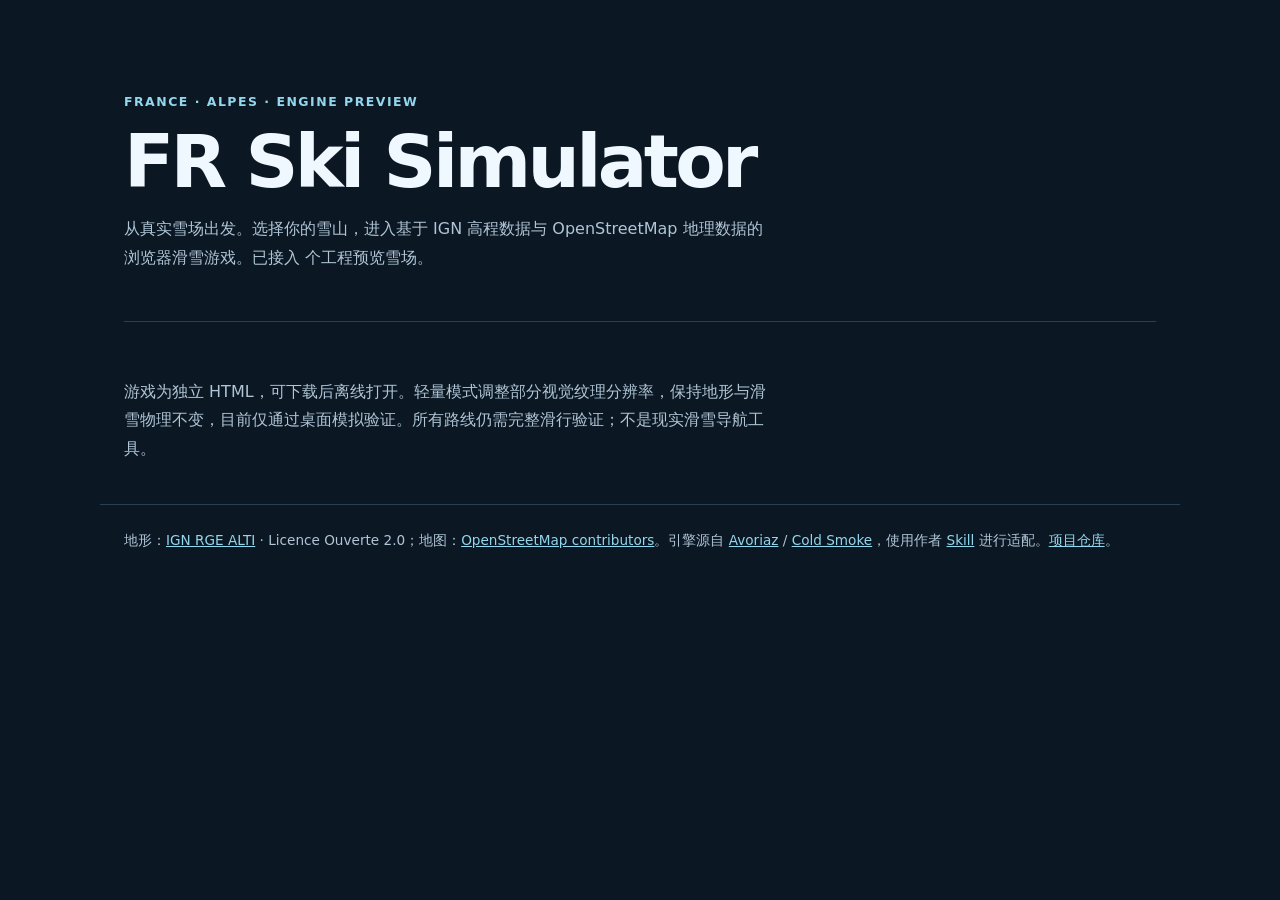
<file: site/index.html>
<!doctype html>
<html lang="zh-CN">
<head><meta charset="utf-8"><meta name="viewport" content="width=device-width,initial-scale=1"><meta name="color-scheme" content="dark"><title>FR Ski Simulator · 法国滑雪模拟器</title>
<style>
:root{font-family:system-ui,-apple-system,sans-serif;color:#eff8ff;background:#0b1723;--muted:#b0c5d5;--line:#294052;--blue:#92d7ed}*{box-sizing:border-box}body{margin:0}main,footer{max-width:1080px;margin:auto;padding:24px}header{padding:58px 0 32px;border-bottom:1px solid var(--line)}.eyebrow{font-size:.78rem;letter-spacing:.12em;font-weight:700;color:var(--blue)}h1{font-size:clamp(2.3rem,7vw,4.6rem);line-height:1;letter-spacing:-.05em;margin:16px 0}h2{font-size:1.6rem;line-height:1.2;margin:10px 0}.lead{max-width:650px;color:var(--muted);line-height:1.8}.grid{display:grid;grid-template-columns:repeat(auto-fit,minmax(min(100%,310px),1fr));gap:20px;margin:28px 0}.resort{overflow:hidden;border:1px solid var(--line);border-radius:16px;background:#132738}.resort img,.mountain{display:block;width:100%;height:235px;object-fit:cover;object-position:center 40%;background:#345264}.mountain{background:linear-gradient(150deg,#16364b,#6b98aa)}.info{padding:23px}.sector,.stats,.qa{font-size:.9rem;color:var(--muted);line-height:1.6}.qa{color:#a7ddcb}.actions{display:flex;flex-wrap:wrap;gap:10px;margin-top:20px}a{color:var(--blue)}.actions a{text-decoration:none;padding:12px 16px;border-radius:8px;font-size:.9rem;font-weight:650;min-height:44px}.primary{background:#c7edf8;color:#102636}.secondary{border:1px solid #4c687b;color:#dcecf5}a:focus-visible{outline:3px solid #f6cc78;outline-offset:4px}footer{font-size:.85rem;line-height:1.7;color:var(--muted);border-top:1px solid var(--line)}@media(max-width:520px){main,footer{padding:18px}header{padding:36px 0 24px}.info{padding:18px}}
</style></head><body><main><header><p class="eyebrow">FRANCE · ALPES · ENGINE PREVIEW</p><h1>FR Ski Simulator</h1><p class="lead">从真实雪场出发。选择你的雪山，进入基于 IGN 高程数据与 OpenStreetMap 地理数据的浏览器滑雪游戏。已接入 <!-- RESORT_COUNT --> 个工程预览雪场。</p></header><section class="grid" aria-label="雪场选择"><!-- RESORT_CARDS --></section><p class="lead">游戏为独立 HTML，可下载后离线打开。轻量模式调整部分视觉纹理分辨率，保持地形与滑雪物理不变，目前仅通过桌面模拟验证。所有路线仍需完整滑行验证；不是现实滑雪导航工具。</p></main><footer>地形：<a href="https://www.data.gouv.fr/datasets/rge-alti-r">IGN RGE ALTI</a> · Licence Ouverte 2.0；地图：<a href="https://www.openstreetmap.org/copyright">OpenStreetMap contributors</a>。引擎源自 <a href="https://avoriaz.manus.space/">Avoriaz</a> / <a href="https://github.com/huiskylabs/cold-smoke">Cold Smoke</a>，使用作者 <a href="https://github.com/awoele/ski-resort-to-game">Skill</a> 进行适配。<a href="https://github.com/lzcjames/fr-ski-simulator">项目仓库</a>。</footer></body></html>
</file>
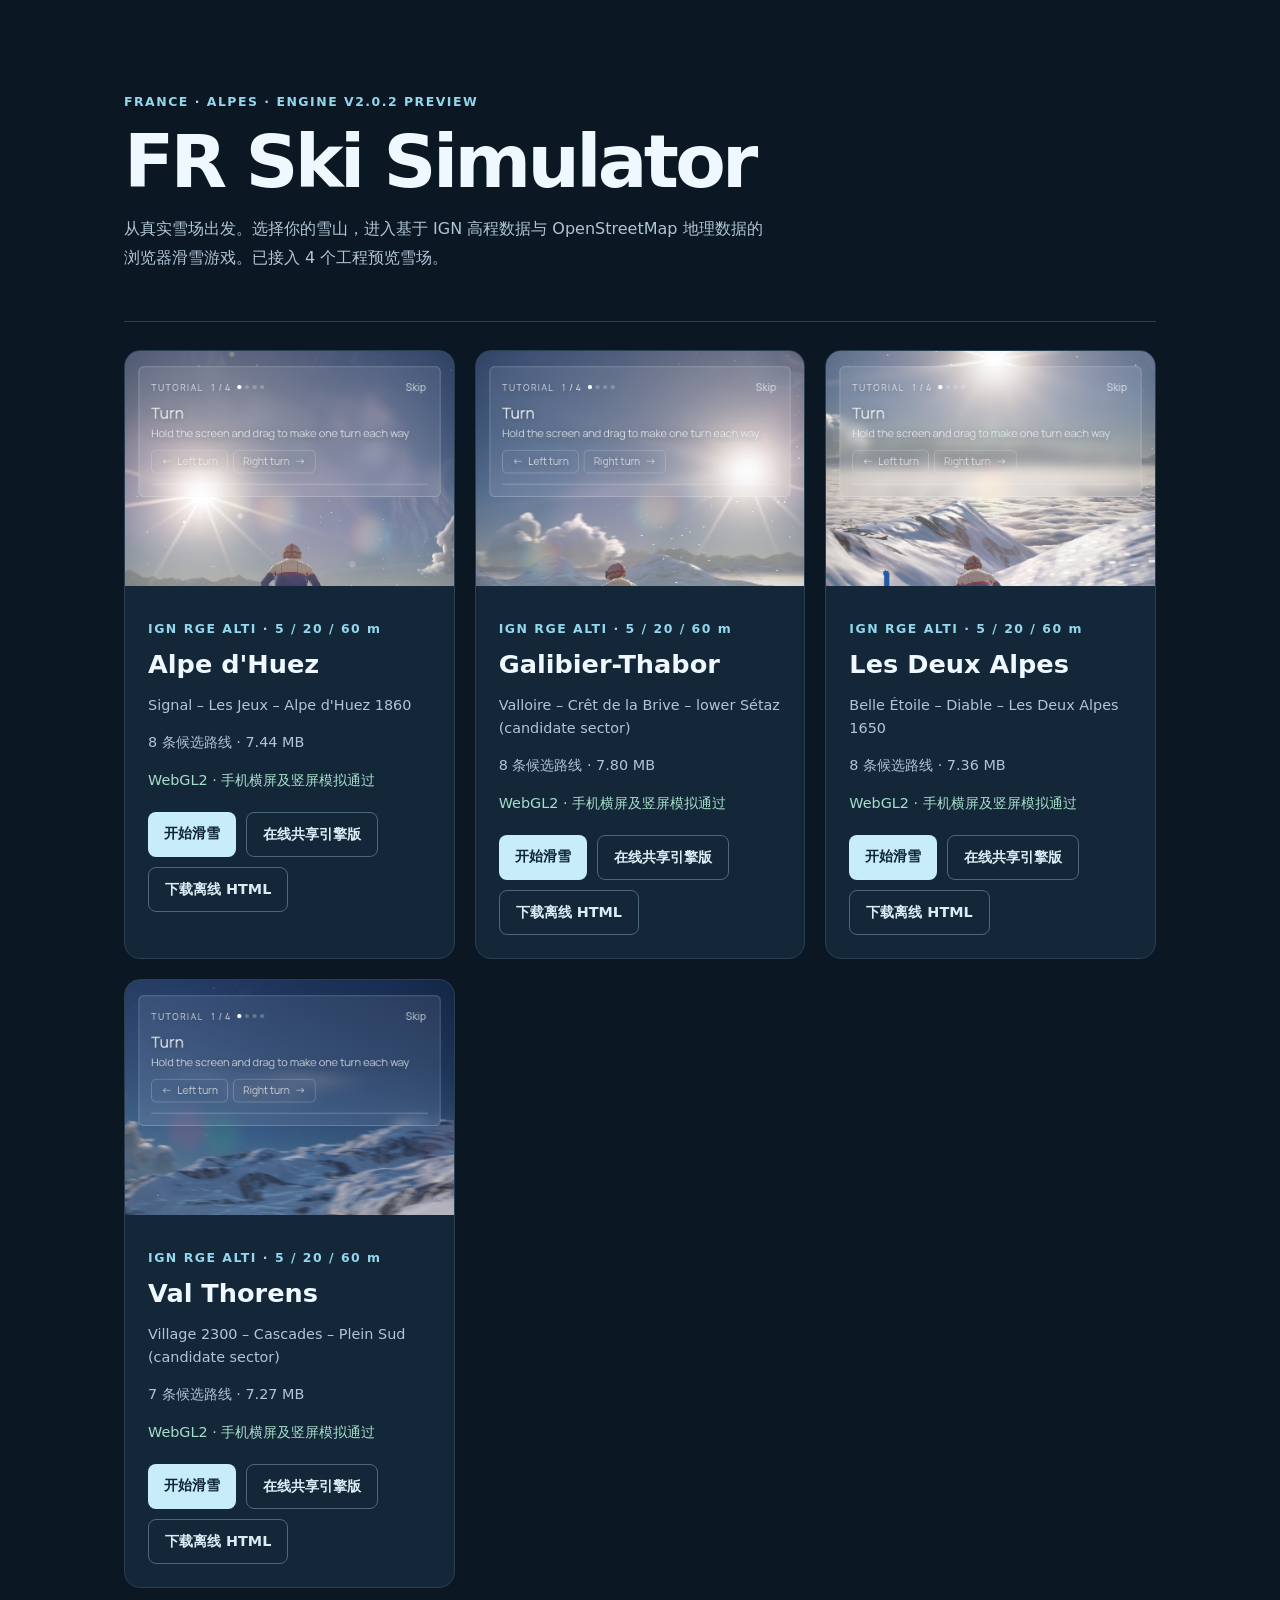
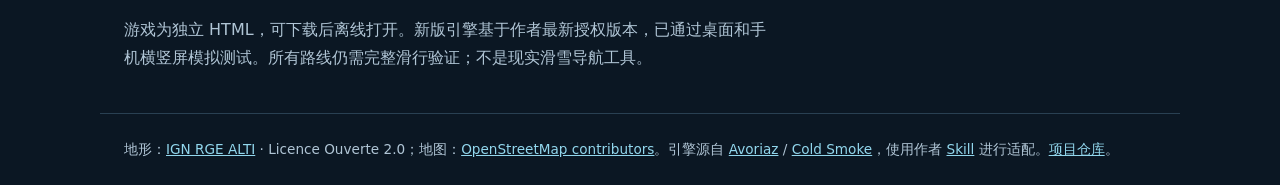
<file: vercel-site/index.html>
<!doctype html>
<html lang="zh-CN">
<head><meta charset="utf-8"><meta name="viewport" content="width=device-width,initial-scale=1"><meta name="color-scheme" content="dark"><title>FR Ski Simulator · 法国滑雪模拟器</title>
<style>
:root{font-family:system-ui,-apple-system,sans-serif;color:#eff8ff;background:#0b1723;--muted:#b0c5d5;--line:#294052;--blue:#92d7ed}*{box-sizing:border-box}body{margin:0}main,footer{max-width:1080px;margin:auto;padding:24px}header{padding:58px 0 32px;border-bottom:1px solid var(--line)}.eyebrow{font-size:.78rem;letter-spacing:.12em;font-weight:700;color:var(--blue)}h1{font-size:clamp(2.3rem,7vw,4.6rem);line-height:1;letter-spacing:-.05em;margin:16px 0}h2{font-size:1.6rem;line-height:1.2;margin:10px 0}.lead{max-width:650px;color:var(--muted);line-height:1.8}.grid{display:grid;grid-template-columns:repeat(auto-fit,minmax(min(100%,310px),1fr));gap:20px;margin:28px 0}.resort{overflow:hidden;border:1px solid var(--line);border-radius:16px;background:#132738}.resort img,.mountain{display:block;width:100%;height:235px;object-fit:cover;object-position:center 40%;background:#345264}.mountain{background:linear-gradient(150deg,#16364b,#6b98aa)}.info{padding:23px}.sector,.stats,.qa{font-size:.9rem;color:var(--muted);line-height:1.6}.qa{color:#a7ddcb}.actions{display:flex;flex-wrap:wrap;gap:10px;margin-top:20px}a{color:var(--blue)}.actions a{text-decoration:none;padding:12px 16px;border-radius:8px;font-size:.9rem;font-weight:650;min-height:44px}.primary{background:#c7edf8;color:#102636}.secondary{border:1px solid #4c687b;color:#dcecf5}a:focus-visible{outline:3px solid #f6cc78;outline-offset:4px}footer{font-size:.85rem;line-height:1.7;color:var(--muted);border-top:1px solid var(--line)}@media(max-width:520px){main,footer{padding:18px}header{padding:36px 0 24px}.info{padding:18px}}
</style></head><body><main><header><p class="eyebrow">FRANCE · ALPES · ENGINE V2.0.2 PREVIEW</p><h1>FR Ski Simulator</h1><p class="lead">从真实雪场出发。选择你的雪山，进入基于 IGN 高程数据与 OpenStreetMap 地理数据的浏览器滑雪游戏。已接入 4 个工程预览雪场。</p></header><section class="grid" aria-label="雪场选择"><article class="resort"><img src="images/alpe-d-huez.png" alt="Alpe d&#x27;Huez 游戏实测截图" loading="lazy"><div class="info"><p class="eyebrow">IGN RGE ALTI · 5 / 20 / 60 m</p><h2>Alpe d&#x27;Huez</h2><p class="sector">Signal – Les Jeux – Alpe d&#x27;Huez 1860</p><p class="stats">8 条候选路线 · 7.44 MB</p><p class="qa">WebGL2 · 手机横屏及竖屏模拟通过</p><div class="actions"><a class="primary" href="games/alpe-d-huez/index.html">开始滑雪</a><a class="secondary" href="games/alpe-d-huez/online.html">在线共享引擎版</a><a class="secondary" href="games/alpe-d-huez/index.html" download="alpe-d-huez.html">下载离线 HTML</a></div></div></article>
<article class="resort"><img src="images/galibier-thabor.png" alt="Galibier-Thabor 游戏实测截图" loading="lazy"><div class="info"><p class="eyebrow">IGN RGE ALTI · 5 / 20 / 60 m</p><h2>Galibier-Thabor</h2><p class="sector">Valloire – Crêt de la Brive – lower Sétaz (candidate sector)</p><p class="stats">8 条候选路线 · 7.80 MB</p><p class="qa">WebGL2 · 手机横屏及竖屏模拟通过</p><div class="actions"><a class="primary" href="games/galibier-thabor/index.html">开始滑雪</a><a class="secondary" href="games/galibier-thabor/online.html">在线共享引擎版</a><a class="secondary" href="games/galibier-thabor/index.html" download="galibier-thabor.html">下载离线 HTML</a></div></div></article>
<article class="resort"><img src="images/les-deux-alpes.png" alt="Les Deux Alpes 游戏实测截图" loading="lazy"><div class="info"><p class="eyebrow">IGN RGE ALTI · 5 / 20 / 60 m</p><h2>Les Deux Alpes</h2><p class="sector">Belle Étoile – Diable – Les Deux Alpes 1650</p><p class="stats">8 条候选路线 · 7.36 MB</p><p class="qa">WebGL2 · 手机横屏及竖屏模拟通过</p><div class="actions"><a class="primary" href="games/les-deux-alpes/index.html">开始滑雪</a><a class="secondary" href="games/les-deux-alpes/online.html">在线共享引擎版</a><a class="secondary" href="games/les-deux-alpes/index.html" download="les-deux-alpes.html">下载离线 HTML</a></div></div></article>
<article class="resort"><img src="images/val-thorens.png" alt="Val Thorens 游戏实测截图" loading="lazy"><div class="info"><p class="eyebrow">IGN RGE ALTI · 5 / 20 / 60 m</p><h2>Val Thorens</h2><p class="sector">Village 2300 – Cascades – Plein Sud (candidate sector)</p><p class="stats">7 条候选路线 · 7.27 MB</p><p class="qa">WebGL2 · 手机横屏及竖屏模拟通过</p><div class="actions"><a class="primary" href="games/val-thorens/index.html">开始滑雪</a><a class="secondary" href="games/val-thorens/online.html">在线共享引擎版</a><a class="secondary" href="games/val-thorens/index.html" download="val-thorens.html">下载离线 HTML</a></div></div></article></section><p class="lead">游戏为独立 HTML，可下载后离线打开。新版引擎基于作者最新授权版本，已通过桌面和手机横竖屏模拟测试。所有路线仍需完整滑行验证；不是现实滑雪导航工具。</p></main><footer>地形：<a href="https://www.data.gouv.fr/datasets/rge-alti-r">IGN RGE ALTI</a> · Licence Ouverte 2.0；地图：<a href="https://www.openstreetmap.org/copyright">OpenStreetMap contributors</a>。引擎源自 <a href="https://avoriaz.manus.space/">Avoriaz</a> / <a href="https://github.com/huiskylabs/cold-smoke">Cold Smoke</a>，使用作者 <a href="https://github.com/awoele/ski-resort-to-game">Skill</a> 进行适配。<a href="https://github.com/lzcjames/fr-ski-simulator">项目仓库</a>。</footer></body></html>
</file>
